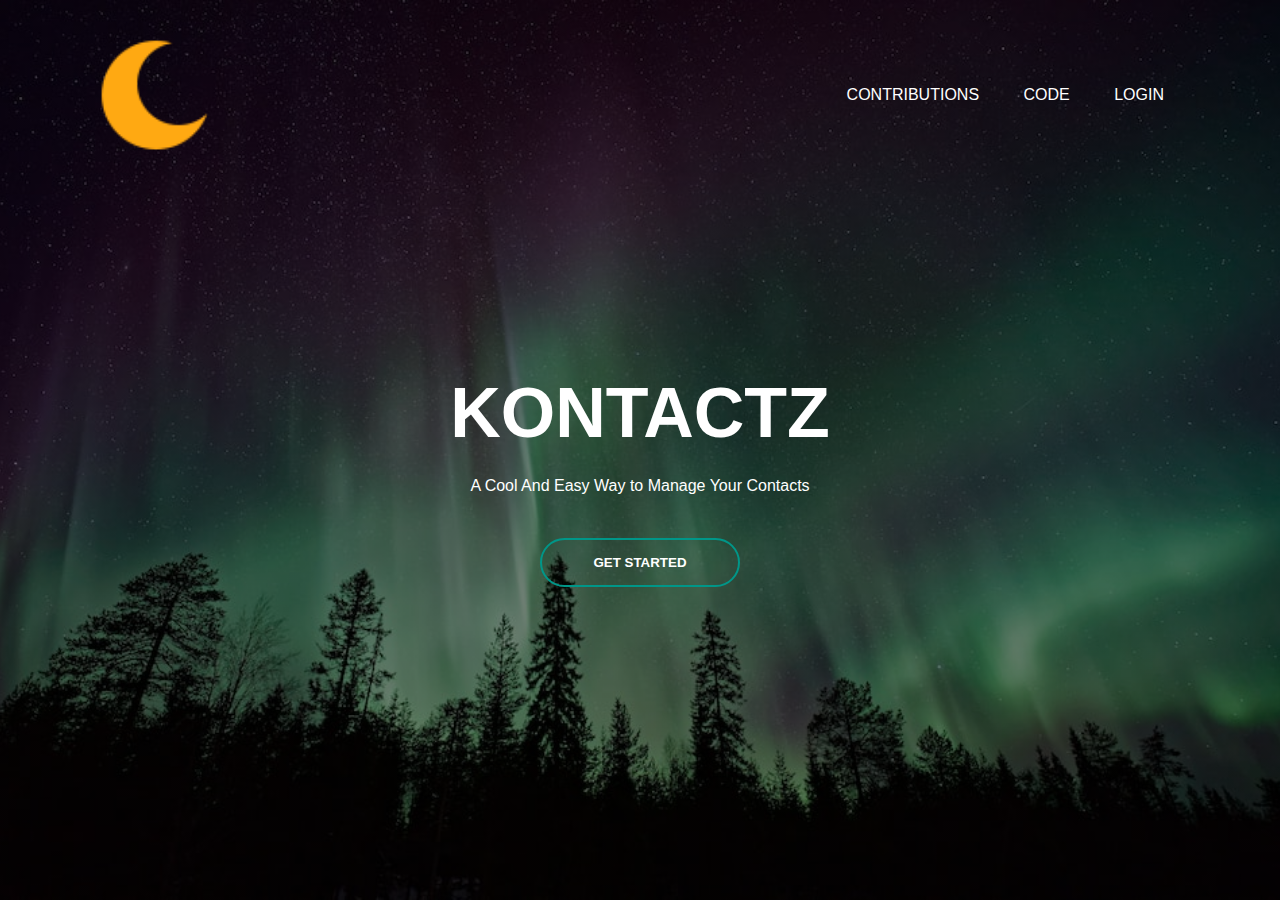
<file: index.html>
<!DOCTYPE html>
<html>
<head>
    <meta charset="UTF-8" />
    <meta http-equiv="X-UA-Compatible" content="IE=edge" />
    <meta name="viewport" content="width=device-width, initial-scale=1.0" />
    <script type="text/javascript" src="js/md5.js"></script>
	  <script type="text/javascript" src="js/code.js"></script>
    <link rel="stylesheet" type="text/css" href="css/indexStyles.css" /> 
    <link rel="shortcut icon" href="#">
    <title>Kontactz</title>
</head>
    <body>
        <div class="banner">
            <div class="navbar">
               <img src="images/icons8-moon-64.png" class="logo">
                <ul>
                    <li><a href="contributions.html">Contributions</a></li>
                    <li><a href="https://github.com/Superpatrex/Group-8-COP4331-Small-Project/">Code</a></li>
                    <li><a href="login.html">Login</a></li>
                </ul>
            </div>
            <div class="content">
                <h1>KONTACTZ</h1>
                <P>A Cool And Easy Way to Manage Your Contacts</P>
                <div>
                    <button type="button" onclick="window.location.href='login.html'"><span></span>GET STARTED</button>
                </div>
            </div> 
        </div>
        
    </body>
</html>
</file>
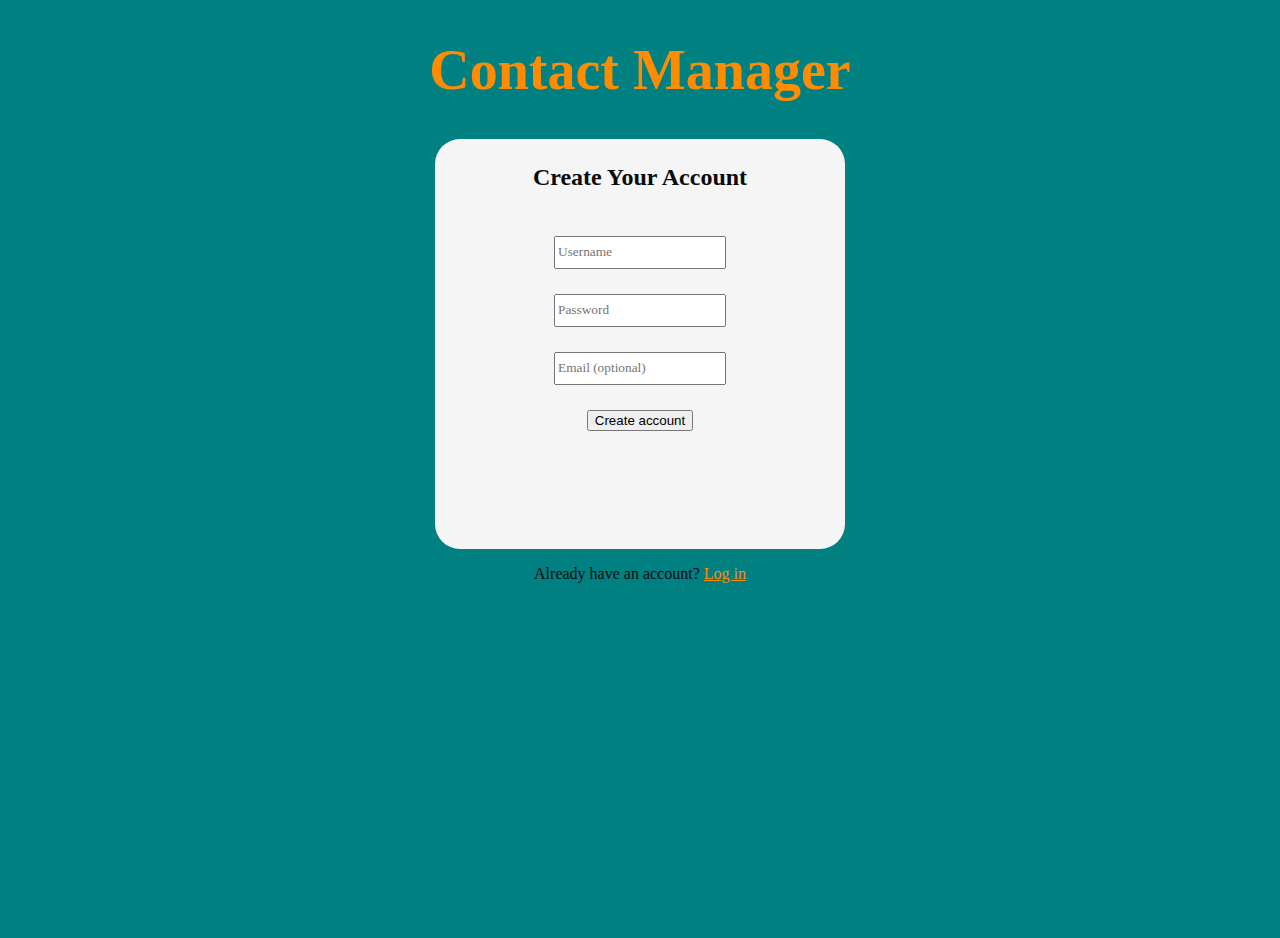
<file: account.html>
<!DOCTYPE html>
<html lang = "en">
	<head>
		<title>Contact Manager</title>
		<link href = "styles.css" rel="stylesheet"/>
		<meta charset = "UTF-8" name = "viewport" content="width=device-width, initial-scale=1.0"/>
	</head>
	<body>
	<div class = loginPage>
		<h1>Contact Manager</h1>
		<main>
			<div class="container">
    				<div class="login-box">
    					<h2>Create Your Account</h2>
    					<form action="blank">
    						<label for="new-username"><input id="new-username" type="text" required placeholder="Username" minlength = "7" maxlength="20"/></label>
    						<label for="new-password"><input id="new-password" type="password" required placeholder="Password" minlength = "8" maxlength = "20" pattern = "^(?=.*[a-z])(?=.*[A-Z])(?=.*[0-9])(?=.*[!@#$%^&*_=+-]).{8,20}$"></label>
    						<label for="new-email"><input id="new-email" type="email" placeholder="Email (optional)"/></label>
    						<button type="submit">Create account</button>
    					</form>
    				</div>
    		</div>
    		<p>Already have an account? <a class = "signup-link" href="login/signUp.html">Log in</a></p>
		</main>
	</div>
	</body>
</html>
</file>
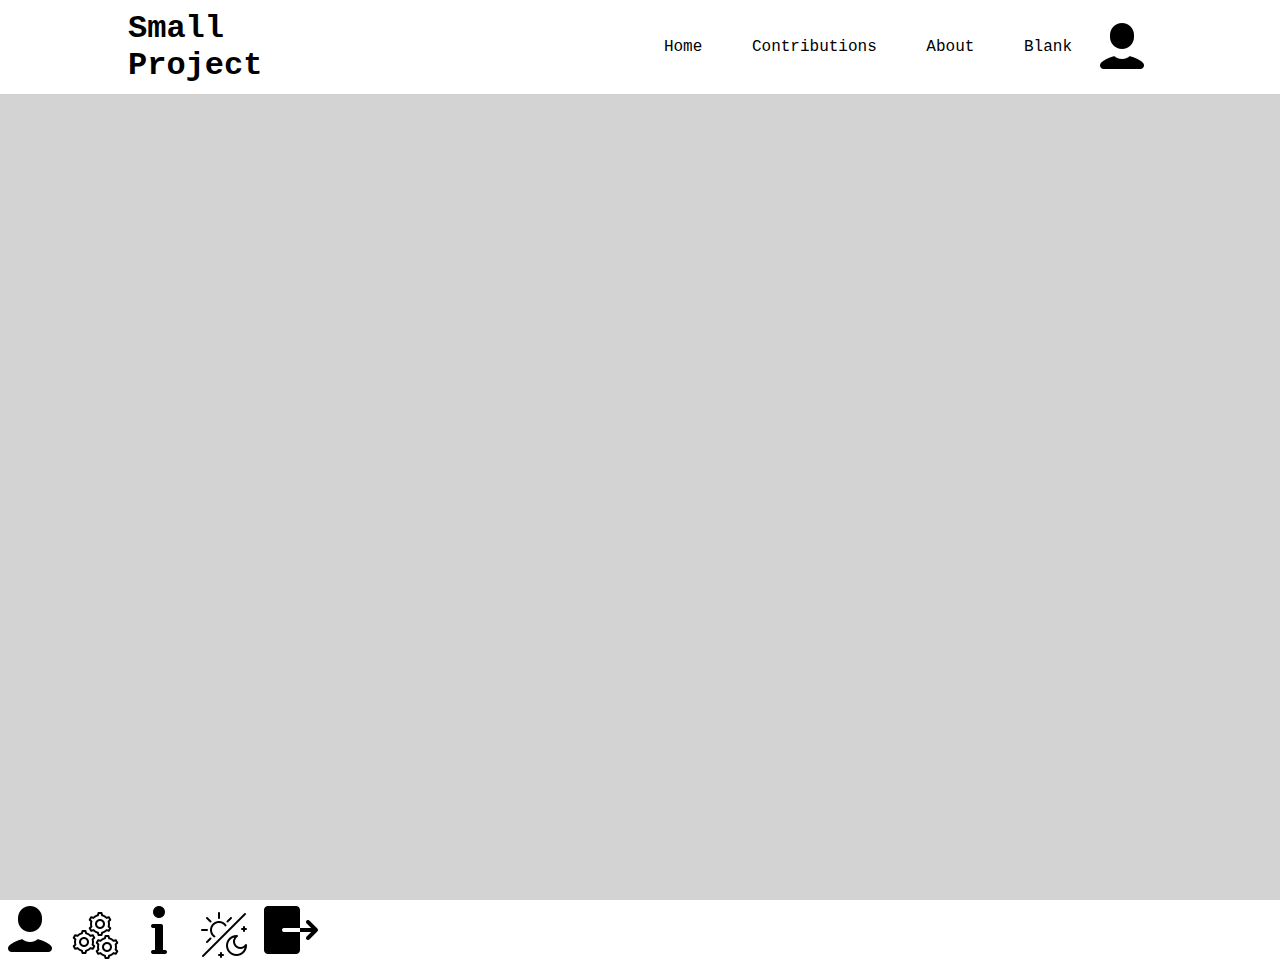
<file: contact.html>
<!DOCTYPE html>
<html>
<head>
    <meta charset="UTF-8" />
    <meta http-equiv="X-UA-Compatible" content="IE=edge" />
    <meta name="viewport" content="width=device-width, initial-scale=1.0" />
    <script type="text/javascript" src="js/md5.js"></script>
	<script type="text/javascript" src="js/code.js"></script>
    <link rel="stylesheet" type="text/css" href="css/style.css" /> 
    <title>Link CSS to HTML</title>
</head>

<body>
    <div class="top">
        <nav>
            <h1>Small Project</h1>
            <ul>
                <li><a href="#">Home</a></li>
                <li><a href="contributions.html">Contributions</a></li>
                <li><a href="#">About</a></li>
                <li><a href="#">Blank</a></li>
            </ul>
            <img src="images/icons8-person-60.png" alt="User-Picture">
        </nav>
    </div>
    <img src="images/icons8-person-60.png" alt="Profile">
    <img src="images/icons8-gears-50.png" alt="Settings">
    <img src="images/icons8-information-60.png" alt="Help">
    <img src="images/icons8-day-and-night-50.png" alt="DarkMode" onclick="toggleDarkMode()">        
    <img src="images/icons8-logout-60.png" alt="LogOut">
</body>
</html>
</file>
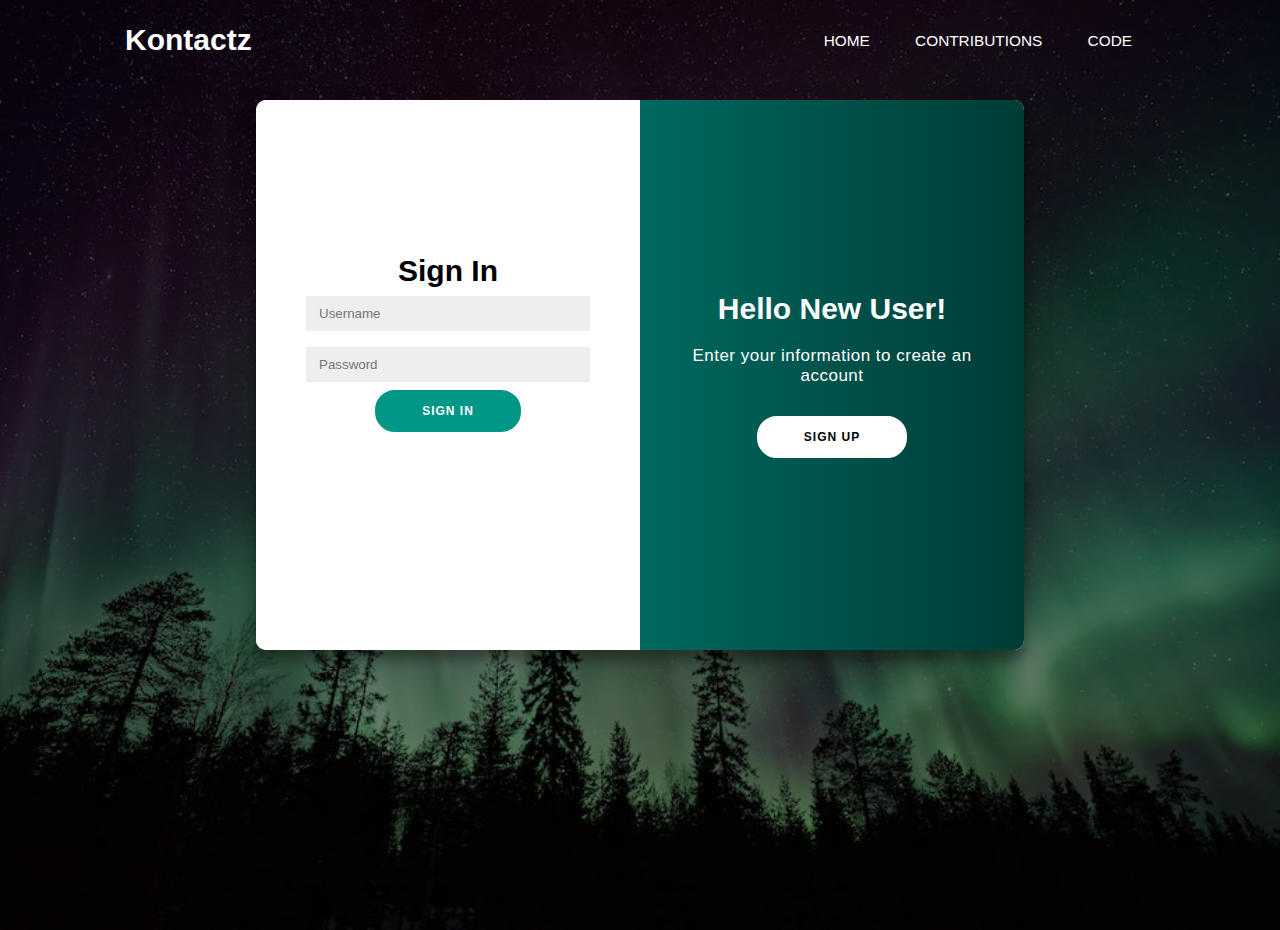
<file: contactPage.html>
<!DOCTYPE html>
<html>
<head>
    <meta charset="UTF-8" />
    <meta http-equiv="X-UA-Compatible" content="IE=edge" />
    <meta name="viewport" content="width=device-width, initial-scale=1.0" />
    <script type="text/javascript" src="js/contactsCode.js"></script>
    <title>Kontactz</title>
    <link rel="stylesheet" type="text/css" href="css/contactsStyles.css"/>
    <link href='https://unpkg.com/boxicons@2.1.4/css/boxicons.min.css' rel='stylesheet'>
    <script type="text/javascript">
        document.addEventListener('DOMContentLoaded', 
        function ()
        {
            readCookie();
            loadContacts();
        });
    </script> 
    <title>Contact Manager</title>
</head>
<body>
    <div id="navbar">
        <nav>
            <h1 id="userFirstName">Welcome!</h1>
            <ul>
                <li><a href="index.html" alt="Home">Home</a></li>
                <li><a href="contributions.html" alt="Contributions">Contributions</a></li>
                <li><a href="https://github.com/Superpatrex/Group-8-COP4331-Small-Project/" alt="Code">Code</a></li>
                <li><a href="login.html" alt="Log Out"onclick="doLogout()">Logout</a></li>
            </ul>
        </nav>
    </div>
      <input id="search-bar" type="text" placeholder="Search.." title="Search A Contact" onkeyup="searchContacts()">
    <div class="col">
            <i class='bx bxs-user-plus addIcon' onclick="showForm()" title="Add User"></i>
        </div>
    <div class="content">
        <table id="table-info">
            <thead>
                <tr>
                    <th></th>
                    <th>First Name</th>
                    <th>Last Name</th>
                    <th>E-mail</th>
                    <th>Phone</th>
                </tr>
            </thead>
            <tbody id="table-body">
            </tbody>
        </table>
    </div>
    <div class="add-contact-div">
        <form id="add-contact-form" method="post">
            <label>First name:</label><input title="Contact's first name" type="text" id="first-name" required placeholder="John" pattern="[a-zA-Z]+"/>
            <br>
            <label>Last name:</label><input title="Contact's last name" type="text" id="last-name" required placeholder="Doe" pattern="[a-zA-Z]+"/>
            <br>
            <label>Email:</label><input title="Contact's email" type="email" id ="email" required placeholder="johndoe@gmail.com"/>
            <br>
            <label>Phone:</label><input title="Contact's phone number" type="text" id ="phone" required placeholder="XXX-XXX-XXXX"/>
            <br>
            <button type="button" id="submit-contact-info" onclick="addContact()">Add Contact</button>
            <br>
            <p id="form-err-message"></p>
        </form>
    </div>
    <div class ="content error"><p id="noResultsErr">You do not have any contacts to display.</p></div>
    <div class ="add-contact-div del">
        <p>Are you sure you'd like to remove this contact?</p>
        <br>
        <button type="button" id="Yes" onclick="reallyDeleteContact();">Yes</button>
        <br>
        <br>
        <br>
        <button type="button" id="No" onclick="cancelAndLoad();">No</button>
    </div>
    <div class ="add-contact-div edit">
        <form id="add-contact-form-edit" method="post">
            <label>First name:</label><input title="Contact's first name" type="text" id="first-name-edit" required placeholder="John" pattern="[a-zA-Z]+"/>
            <br>
            <label>Last name:</label><input title="Contact's last name" type="text" id="last-name-edit" required placeholder="Doe" pattern="[a-zA-Z]+"/>
            <br>
            <label>Email:</label><input title="Contact's email" type="email" id ="email-edit" required placeholder="johndoe@gmail.com"/>
            <br>
            <label>Phone:</label><input title="Contact's phone number" type="text" id ="phone-edit" required placeholder="XXX-XXX-XXXX"/>
            <br>
            <button type="button" id="submit-contact-edit" onclick="reallyEditContact();">Edit Contact</button>
            <br>
            <p id="form-err-message-edit"></p>
        </form>
    </div>
</body>
</html>
</file>
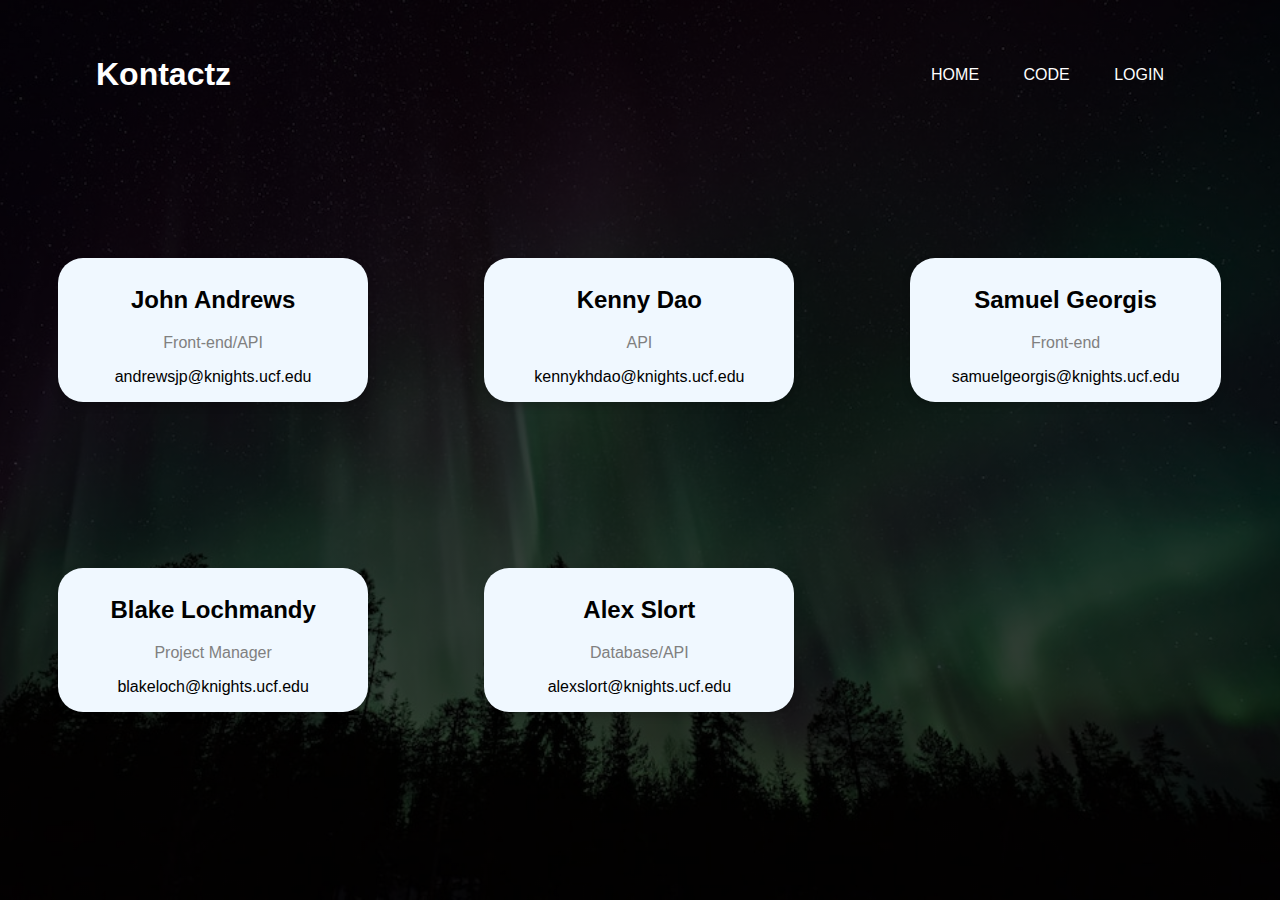
<file: contributions.html>
<!DOCTYPE html>
<html>
<head>
    <meta charset="UTF-8" />
    <meta http-equiv="X-UA-Compatible" content="IE=edge" />
    <meta name="viewport" content="width=device-width, initial-scale=1.0" />
  <script type="text/javascript" src="js/code.js"></script>
    <link rel="stylesheet" type="text/css" href="css/contributionsStyle.css" /> 
    <title>Kontactz</title>
</head>
    
    <body>
        <div class="banner">
            <div class="navbar">
               <h1>Kontactz</h1>
                <ul>
                    <li><a href="index.html">Home</a></li>
                    <li><a href="https://github.com/Superpatrex/Group-8-COP4331-Small-Project/">Code</a></li>
                    <li><a href="login.html">Login</a></li>
                </ul>
            </div>

            <div class="row">
              <div class="column">
                <div class="card">
                  <div class="container">
                    <h2>John Andrews</h2>
                    <p class="title">Front-end/API</p>
                    <p>andrewsjp@knights.ucf.edu</p>
                  </div>
                </div>
              </div>

              <div class="column">
                <div class="card">
                  <div class="container">
                    <h2>Kenny Dao</h2>
                    <p class="title">API</p>
                    <p>kennykhdao@knights.ucf.edu</p>
                  </div>
                </div>
              </div>

              <div class="column">
                <div class="card">
                  <div class="container">
                    <h2>Samuel Georgis</h2>
                    <p class="title">Front-end</p>
                    <p>samuelgeorgis@knights.ucf.edu</p>
                  </div>
                </div>
              </div>
            </div>
            <div class="row2">
              <div class="column">
                <div class="card">
                  <div class="container">
                    <h2>Blake Lochmandy</h2>
                    <p class="title">Project Manager</p>
                    <p>blakeloch@knights.ucf.edu</p>
                  </div>
                </div>
              </div>
                <div class="column">
                <div class="card">
                  <div class="container">
                    <h2>Alex Slort</h2>
                    <p class="title">Database/API</p>
                    <p>alexslort@knights.ucf.edu</p>
                  </div>
                </div>
              </div>
            </div>
        </div>
        
    </body>
</html>
</file>
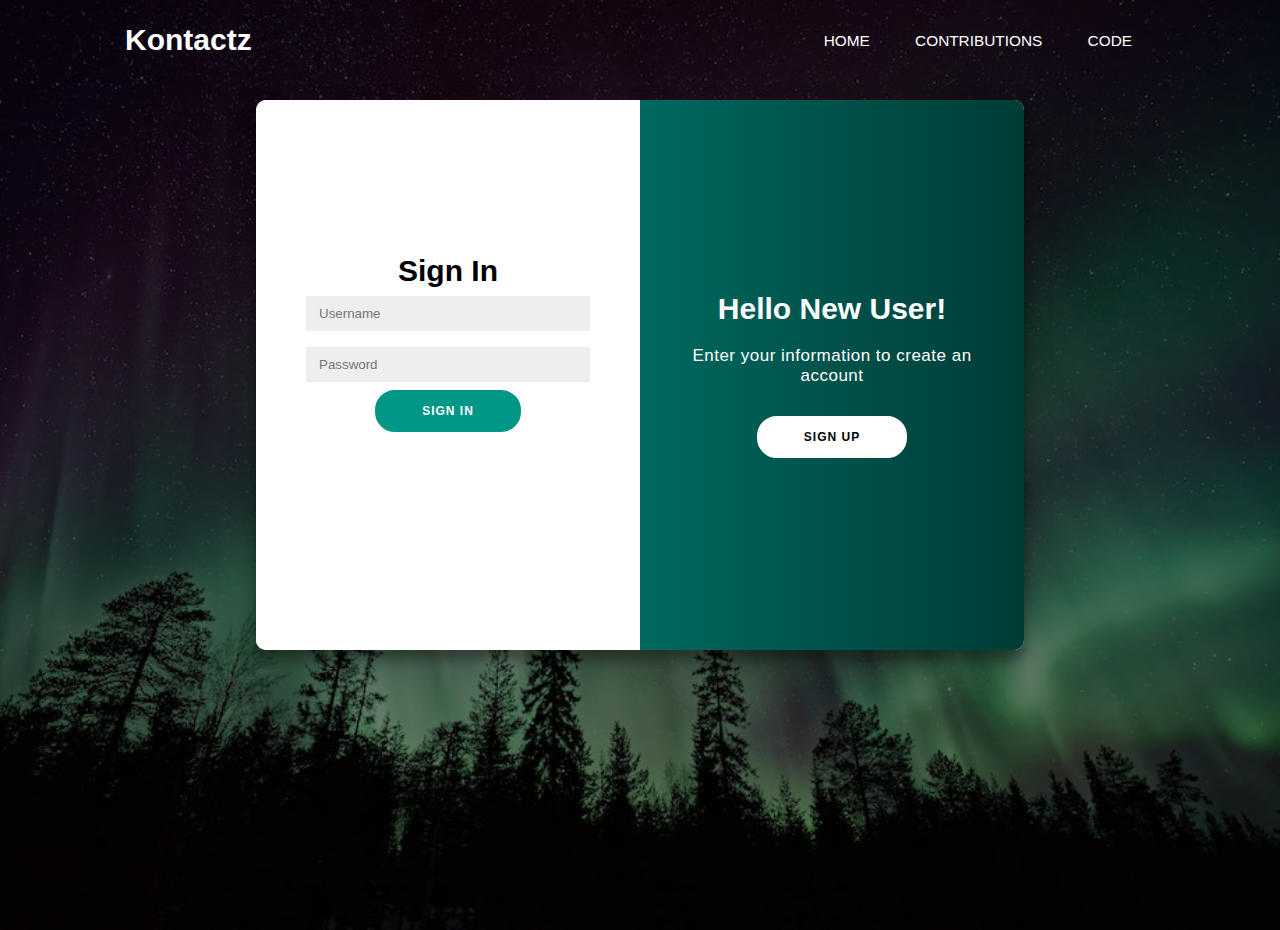
<file: login.html>
<!DOCTYPE html>
<html>
<head>
    <meta charset="UTF-8" />
    <meta http-equiv="X-UA-Compatible" content="IE=edge" />
    <meta name="viewport" content="width=device-width, initial-scale=1.0" />
    <script type="text/javascript" src="js/signincode.js" defer></script>
    <script type="text/javascript" src="js/md5.js" defer></script>
    <link rel="stylesheet" type="text/css" href="css/loginSignUpStyles.css" />
    <link href='https://unpkg.com/boxicons@2.1.4/css/boxicons.min.css' rel='stylesheet'>
    <title>Kontactz</title>
</head>
        <nav>
            <h1 >Kontactz</h1>
            <ul>
                <li><a href="index.html" alt="Home">Home</a></li>
                <li><a href="contributions.html" alt="Contributions">Contributions</a></li>
                <li><a href="https://github.com/Superpatrex/Group-8-COP4331-Small-Project/" alt="Code">Code</a></li>
            </ul>
        </nav>

<div class="container" id="container">
    <div class="form-container sign-up-container">
        <form id="signup" method="post">
            <h1>Create Account</h1>
            <input title="Please enter your first name" type="text" id="first-name" required placeholder="First name" pattern="[a-zA-Z]+"/>
            <input title="Please enter your last name" type="text" id="last-name" required placeholder="Last name" pattern="[a-zA-Z]+"/>
            <input title="Please enter your username" type="text" id ="new-username" required placeholder="Username" minlength = "7" maxlength="20"/>
            <input title="Please enter your password" type="password" id = "new-password" onkeyup="checkPassword()" required placeholder="Password" minlength = "8" maxlength = "32" pattern = "^(?=.*[a-z])(?=.*[A-Z])(?=.*[0-9])(?=.*[!@#$%^&*_=+-]).{8,32}$"/><i class='bx bx-hide eye' ></i>
            <input title="Please confirm your password" type="password" id ="confirm-password" onkeyup="checkPassword()" required placeholder="Confirm password" minlength = "8" maxlength = "32" pattern = "^(?=.*[a-z])(?=.*[A-Z])(?=.*[0-9])(?=.*[!@#$%^&*_=+-]).{8,32}$"/>
            <p class="password-status" id="password-status"></p>
            <button type="button" class="signUpButton" onclick="submitForm()"><span></span>Sign Up</button>
            <p id="signUpErrMessage" class="errMessage"></p>
        </form>
    </div>
    <div class="form-container sign-in-container">
        <form id="signin" method="post">
            <h1>Sign In</h1>
            <input type="username" required placeholder="Username" id="username">
            <input type="password" required placeholder="Password" id="password">
            <button type="button"  id = "logInButton" class="logInButton" onclick="doLogin()"><span></span>Sign In</button>
            <p id="logInErrMessage" class="errMessage"></p>
        </form>
    </div>
    <div class="overlay-container">
        <div class="overlay">
            <div class="overlay-panel overlay-left">
                <h1>Welcome Back!</h1>
                <p>Please log in with your personal information</p>
                <button class="ghost" id="signIn">Sign In</button>
            </div>
            <div class="overlay-panel overlay-right">
                <h1>Hello New User!</h1>
                <p>Enter your information to create an account</p>
                <button class="ghost" id="signUp">Sign Up</button>
            </div>
        </div>
    </div>
</div>
</html>
</file>
<file: css/indexStyles.css>
*{
    margin: 0;
    padding: 0;
    font-family: sans-serif;
}

.banner{
    width: 100%;
    height: 100vh;
    background-image: linear-gradient(rgba(0,0,0,0.50), rgba(0,0,0,0.50)), url(../images/northern_lights_1.jpg);
    /*background-image: url(../images/northern_lights_1.jpg);*/
    background-size: cover;
    background-position: center;
}

.navbar{
    width: 85%;
    margin: auto;
    padding: 35px 0;
    display: flex;
    align-items: center;
    justify-content: space-between;
}

.logo{
    width: 120px;
}

.navbar ul li{
    list-style: none;
    display: inline-block;
    margin: 0 20px;
    position: relative;
}

.navbar ul li a{
    text-decoration: none;
    color: #fff;
    text-transform: uppercase;
}

.navbar ul li::after{
    content: '';
    height: 3px;
    width: 0;
    background: #009688;
    position: absolute;
    left: 0;
    bottom: -10px;
    transition: 0.5s;
}

.navbar ul li:hover::after{
    width: 100%;
}

.content{
    width: 100%;
    position: absolute;
    top: 50%;
    transform: translateY(-50%);
    text-align: center;
    color: #fff;
}

.content h1{
    font-size: 70px;
    margin-top: 80px;
}

.content p{
    margin: 20px auto;
    font-weight: 100;
    line-height: 25px;
}

button{
    width: 200px;
    padding: 15px 0;
    text-align: center;
    margin: 20px 10px;
    border-radius: 25px;
    font-weight: bold;
    border: 2px solid #009688;
    background: transparent;
    color: #fff;
    cursor: pointer;
    position: relative;
    overflow: hidden;
}

span{
    background: #009688;
    height: 100%;
    width: 0;
    border-radius: 25px;
    position: absolute;
    left: 0;
    bottom: 0;
    z-index: -1;
    transition: 0.5s
        
}

button:hover span{
    width: 100%;
}
button::hover{
    border: none;
}
</file>
<file: styles.css>
body {
  width: 100%;
  height: 100vh;
  margin: 0;
  background-color: #008080;
  color: #f5f6f7;
  text-align: center;
}

input {
  display: block;
  margin: 25px;
  font-family: Georgia, serif;
  height: 27px;
}

form{
  display: inline-block;
}

h1{
  font-family: Georgia, serif;
  text-align: center;
  color: darkorange;
  font-size: 350%;
}

h2, p{
  font-family: Georgia, serif;
  text-align: center;
  color: #0C0C0C;
}

.login-box{
  padding: 5px;
  margin: auto;
  background-color: #F5F5F5;
  height: 400px;
  width: 400px;
  border-radius: 25px;
}

.signup-link{
  color: darkorange;
}
</file>
<file: css/style.css>
/*  white : rgb(255,255,255);
    gray : rgb(200,200,200);
    light blue : rgb(120, 230, 255);
    blue gray : rpb(150,, 190, 220);
    dark gray : rgb(105,105,105); */


/* DARKMODE SWITCH */
*
{
    margin: 0;
    padding: 0;
    font-family:'Courier New', Courier, monospace;
    box-sizing: border-box;
}


.dark-mode
{
   
    background-color: rgb(105,105,105);
    color: white;
}

.top
{
    width: 100%;
    min-height: 100vh;
    background: lightgrey;
}

nav
{
    background: white;
    width: 100%;
    padding: 10px 10%;
    display: flex;
    align-items: center;
    justify-content: space-between;
    position: relative;
}

.User-Picture
{
    width: 40px;
    border-radius: 50%;
    cursor: pointer;
    margin-left: 30px;
}

nav ul
{
    width: 100%;
    text-align: right;
}

nav ul li
{
    display: inline-block;
    list-style: none;
    margin: 10px 20px;
}

nav ul li a
{
    color: black;
    text-decoration: none;
}
</file>
<file: css/contactsStyles.css>
body
{
    font-family: sans-serif;
    width: 100%;
    height: 100%;
    background-image: linear-gradient(rgba(0,0,0,0.50), rgba(0,0,0,0.50)), url(../images/northern_lights_1.jpg);
    background-size: cover;
}

/* DARKMODE SWITCH */
*
{
    margin: 0;
    padding: 0;
    font-family: sans-serif;
    box-sizing: border-box;
}

h1
{
    display: inline-block;
    width: 13em;
}

.dark-mode
{
   
    background-color: rgb(105,105,105);
    color: white;
}

nav
{
    background: transparent;
    width: 100%;
    padding: 10px 10%;
    display: flex;
    align-items: center;
    justify-content: space-between;
    position: relative;
    color: white;
    font-size: 1.2em;
    box-shadow: 0 2em 4em 0 rgba(0,0,0,.2);
}

nav ul
{
    width: 100%;
    text-align: right;
}

nav ul li
{
    display: inline-block;
    list-style: none;
    margin: 0px 20px;
    position: relative;
}

nav ul li a
{
    position: relative;
    color: white;
    text-transform: uppercase;
    text-decoration: none;
    font-size: .8em;
}

nav ul li:hover::after
{
    width: 100%;
}

nav ul li::after
{
    content: '';
    height: 3px;
    width: 0;
    background: #009688;
    position: absolute;
    left: 0;
    bottom: -10px;
    transition: 0.5s;
}

#form-err-message, #form-err-message-edit
{
    color: white;
    display: inline-block;
    margin-top: 1em;
    background: #f44336;
    border-radius: 10px;
    font-size: 1.125em;
    font-weight: bold;
}

.content
{
    position: relative;
    display: none;
    width: 65em;
    height: 33em;
    border: none;
    background: #009688;
    border-radius: 10px;
    margin: auto;
    margin-top: 3%;
}

.add-contact-div
{
    position: relative;
    display: none;
    width: 34em;
    height: 24em;
    border: .13em solid black;
    background: #009688;
    border-radius: 10px;
    margin: auto;
    margin-top: 3%;
    padding-top: 3em;
    text-align: center;
}

label
{
    display: inline-flex;
    color: white;
    font-size: 1.25em;
    font-weight: bold;
    padding-right: 1em;
    width: 7em;
    padding-bottom: 1em;
    text-shadow: .3em .3em .3em grey;
}

form input
{
    padding: .4em;
    border-radius: 5px;
    width: 17em;
    border: none;
    font-size: 1em;
    height: 2em;
    display: inline-block;
    outline: none;
    box-shadow: .3em .3em .3em grey;
}

table
{
    border: .13em solid black;
    margin: auto;
    position: absolute;
    width: 100%;
    height: 100%;
    text-align: left;
    padding: 20px;
    border-collapse: seperate;
    border-radius: 10px;
    vertical-align: top;
}

th
{
    color: white;
    font-size: 1.5em;
    padding-bottom: .5em;
    text-shadow: .3em .3em .3em grey;
}

td
{
    color: white;
    vertical-align: top;
    font-size: 1em;
    padding: 0px;
}

#search-bar
{
    margin: auto;
    position: relative;
    box-shadow: .3em .3em .3em grey;
    border: .13em solid black;
    outline: none;
    border-radius: 5px;
    display: flex;
    margin-top: 4em;
    margin-bottom: -5em;
    width: 20em;
    height: 2.5em;
    padding: 10px;
}

.addIcon
{
    position: relative;
    color: white;
    display: inline-block;
    font-size: 2em;
    padding: 6px;
    cursor: pointer;
    margin: auto;
}

.col
{
    position: relative;
    display: inline-block;
    margin-left: 73%;
    top: 1.5em;
    background: #009688;
    border-radius: 50%;
    padding: .2em;
    border: .1em solid black;
}

#submit-contact-info
{
    border-radius: 20px;
    border: none;
    background-color: #00695c;
    color: white;
    font-size: .9em;
    font-weight: bold;
    padding: 1em 2em;
    letter-spacing: .1em;
    margin-top: .5em;
    cursor: pointer;
}

#submit-contact-info:hover
{
    background-color: #4caf50;
}

.error
{
  border: .13em solid black;
  text-align: center;
  font-weight: bold;
  color: white;
  line-height: 33em;
  display: none;
}

#noResultsErr
{
  font-size: 1.75em;
}

.deleteIcon, .editIcon
{
  font-size: 1.3em;
  padding: 2px;
}

.deleteIcon:hover
{
  color: #f44336;
  cursor: pointer;
}

.editIcon:hover
{
  color: #66FF00;
  cursor: pointer;
}

p
{
    color: white;
    display: inline-block;
    font-size: 1.125em;
    font-weight: bold;
}

#Yes
{
    border-radius: 15px;
    border: none;
    background-color: #4caf50;
    color: white;
    font-size: 1em;
    font-weight: bold;
    padding: 1em;
    letter-spacing: .1em;
    cursor: pointer;
    position: relative;
    top: 3em;
    display: inline-block;
    width: 4em;
}

#No
{
    border-radius: 15px;
    border: none;
    background-color: #f44336;
    color: white;
    font-size: 1em;
    font-weight: bold;
    padding: 1em;
    width: 4em;
    letter-spacing: .1em;
    cursor: pointer;
    position: relative;
    top: 3em;
    display: inline-block;
}

#Yes:hover
{
    background-color: #009900; 
}

#No:hover
{
    background-color: #700000; 
}

.edit
{
    display: none;
}

#submit-contact-edit
{
    border-radius: 15px;
    border: none;
    background-color: #4caf50;
    color: white;
    font-size: 1em;
    font-weight: bold;
    padding: 1em;
    width: auto;
    letter-spacing: .1em;
    cursor: pointer;
    position: relative;
    top: .5em;
}

#submit-contact-edit:hover
{
  background-color: #009900;
}
</file>
<file: css/contributionsStyle.css>
body
{
  font-family: sans-serif;
  margin: 0;
  width: 100%;
  height: 100%;
  background-image: linear-gradient(rgba(0,0,0,0.75), rgba(0,0,0,0.75)), url(../images/northern_lights_2.jpg);
  /*background-image: url(../images/northern_lights_1.jpg);*/
  background-size: cover;
  background-position: center;
}

html {
  box-sizing: border-box;
}

*, *:before, *:after {
  box-sizing: inherit;
}

.banner{
    width: 100%;
    height: 100vh;
    background-image: linear-gradient(rgba(0,0,0,0.75), rgba(0,0,0,0.75)), url(../images/northern_lights_2.jpg);
    /*background-image: url(../images/northern_lights_1.jpg);*/
    background-size: cover;
    background-position: center;
}

.navbar{
    width: 85%;
    margin: auto;
    padding: 35px 0;
    display: flex;
    align-items: center;
    justify-content: space-between;
}
.navbar ul li{
    list-style: none;
    display: inline-block;
    margin: 0 20px;
    position: relative;
}

.navbar ul li a{
    text-decoration: none;
    color: #fff;
    text-transform: uppercase;
}

.navbar ul li::after{
    content: '';
    height: 3px;
    width: 0;
    background: #009688;
    position: absolute;
    left: 0;
    bottom: -10px;
    transition: 0.5s;
}

.navbar ul li:hover::after{
    width: 100%;
}

.navbar h1{
    color: #fff;
}



.column {
  float: left;
  width: 33.3%;
  margin-bottom: 50px;
  padding: 0 50px;
}

.card {
  box-shadow: 0 4px 8px 0 rgba(0, 0, 0, 0.2);
  margin: 8px;
    background-color: aliceblue;
    border-radius: 25px;
    
}



.container {
  padding: 0 16px;
  padding-top: 8px;
    text-align: center;

}

.container::after, .row::after {
  content: "";
  clear: both;
  display: table;

    
}

.title {
  color: grey;
}

.row {
    padding-top: 100px;
}

.row2 {
    padding-top: 100px;
    margin: auto;
    
}

.button {
  cursor: auto;
  text-decoration: none;
  color: aliceblue;
  background-color: transparent;
  border: none;
  
}



@media screen and (max-width: 650px) {
  .column {
    width: 100%;
    display: block;
  }
}
</file>
<file: css/loginSignUpStyles.css>
*
{
    box-sizing: border-box;
}

body
{
    font-family: sans-serif;
    display: inline-block;
    flex-direction: column;
    justify-content: center;
    align-items: center;
    margin: -20px 0 50px;
    width: 100%;
    height: 100vh;
    background-image: linear-gradient(rgba(0,0,0,0.50), rgba(0,0,0,0.50)), url(../images/northern_lights_1.jpg);
    background-size: cover;
    background-position: center;
}

nav
{
    background: transparent;
    width: 100%;
    padding: 30px 10%;
    display: flex;
    align-items: center;
    justify-content: space-between;
    position: relative;
    color: white;
    font-size: 1.2em;
}

nav ul
{
    width: 100%;
    text-align: right;
}

nav ul li
{
    display: inline-block;
    list-style: none;
    margin: 0px 20px;
    position: relative;
}

nav ul li a
{
    position: relative;
    color: white;
    text-transform: uppercase;
    text-decoration: none;
    font-size: .8em;
}

nav ul li:hover::after
{
    width: 100%;
}

nav ul li::after
{
    content: '';
    height: 3px;
    width: 0;
    background: #009688;
    position: absolute;
    left: 0;
    bottom: -10px;
    transition: 0.5s;
}

h1 
{
    font-weight: bold;
    margin: 0 -3px;
    font-size: 30px;
}

p
{
    font-size: 17px;
    font-weight: 100;
    line-height: 20px;
    letter-spacing: 0.5px;
    margin: 20px 0 30px;
}

a
{
    color: rgb(51,51,51);
    font-size: 14px;
    text-decoration: none;
    margin: 15px 0;
}

button
{
    border-radius: 20px;
    border: 2px solid #009688;
    background: #009688;
    color: #fff;
    font-size: 12px;
    font-weight: bold;
    padding: 12px 45px;
    letter-spacing: 1px;
    text-transform: uppercase;
    cursor: pointer;
}

button:hover
{
    background-color: #00695c;
}

button:active
{
    transform: scale(0.94);
}

button:focus
{
    outline: none;
}

button.ghost
{
    background: white;
    border-color: white;
    color: black;
}

button.ghost:hover
{
    background-color: #C0C0C0;
    border-color: #C0C0C0;
}
form
{
    background-color: white;
    display: flex;
    align-items: center;
    justify-content: center;
    flex-direction: column;
    padding: 0 50px;
    height: 100%;
    text-align: center;
}

input
{
    background-color: #eee;
    border: none;
    padding: 10px 13px;
    margin: 8px 0;
    width: 100%;
    display: inline-block;
}

.social-container
{
    margin: 20px 0;
}

.social-container a
{
    border: 1px solid #dddddd;
    border-radius: 50%;
    display: inline-flex;
    justify-content: center;
    align-items: center;
    margin: 0 5px;
    height: 40px;
    width: 40px;
}

.container
{
    background-color: white;
    margin: auto;
    border-radius: 10px;
    box-shadow: 0 14px 28px rgba(0, 0, 0, 0.25), 0 10px 10px rgba(0, 0, 0, 0.24);
    position: relative;
    overflow: hidden;
    width: 768px;
    height: 550px;
    max-width: 100%;
    min-height: 480px;
}

.form-container form
{
    background: white;
    display: flex;
    flex-direction: column;
    padding: 0 50px;
    height: 100%;
    justify-content: center;
    align-items: center;
    text-align: center;
}

.form-container
{
    position: absolute;
    top: 0;
    height: 100%;
    transition: all 0.6s ease-in-out;
}

.sign-in-container
{
    left: 0;
    width: 50%;
    z-index: 2;
}

.sign-up-container
{
    left: 0;
    width: 50%;
    opacity: 0;
    z-index: 1;
}

.container.right-panel-active .sign-in-container
{
    transform: translateX(100%);
}

.container.right-panel-active .sign-up-container
{
    transform: translateX(100%);
    opacity: 1;
    z-index: 5;
    animation: show 0.6s;
}

@keyframes show
{
    0%,
    49.99% {
        opacity: 0;
        z-index: 1;
    }

    50%,
    100% {
        opacity: 1;
        z-index: 5;
    }
}

.overlay-container
{
    position: absolute;
    top: 0;
    left: 50%;
    width: 50%;
    height: 100%;
    overflow: hidden;
    transition: transform 0.6s ease-in-out;
    z-index: 100;
}

.container.right-panel-active .overlay-container
{
    transform: translateX(-100%);
}

.overlay
{
    background: #9ccbff;
    background: -webkit-linear-gradient(to right, #009688, #003c36);
    background: linear-gradient(to right, #009688, #003c36);
    background-repeat: no-repeat;
    background-size: cover;
    background-position: 0 0;
    color: white;
    position: relative;
    left: -100%;
    height: 100%;
    width: 200%;
    transform: translateX(0);
    transition: transform 0.6s ease-in-out;
}

.container.right-panel-active .overlay
{
    transform: translateX(50%);
}

.overlay-panel
{
    position: absolute;
    display: flex;
    align-items: center;
    justify-content: center;
    flex-direction: column;
    padding: 0 40px;
    text-align: center;
    top: 0;
    height: 100%;
    width: 50%;
    transform: translateX(0);
    transition: transform 0.6s ease-in-out;
}

.overlay-left
{
    transform: translateX(-20%);
}

.container.right-panel-active .overlay-left
{
    transform: translateX(0);
}

.overlay-right
{
    right: 0;
    transform: translateX(0);
}

.container.right-panel-active .overlay-right
{
    transform: translateX(20%);
}

.eye
{
    width: 0%;
    height: 0%;
    font-size: 17px;
    color: #8b8b8b;
    position: relative;
    margin-left: 220px;
    transform: translateY(-33px);
    display: inline-block;
}

.password-status
{
    color: white;
    display: inline-block;
    border: none;
    padding: 12px 30px;
    margin: 10px 8px;
    width: 100%;
    font-size: 85%;
    font-weight: 700;
    border-radius: 5px;
}

.errMessage
{
    display: inline-block;
    width: 330px;
    height: 30px;
    font-weight: 540;
    border: none;
    font-size: 90%;
    padding: 3px;
    margin-bottom: 15px;
    border-radius: 5px;
    color: white;
}

#signUpErrMessage
{
    display: inline-block;
    width: 330px;
    height: 70px;
    font-weight: 540;
    border: none;
    font-size: 90%;
    padding-top: 8px;
    margin-bottom: 15px;
    border-radius: 5px;
    color: white;
}
</file>
